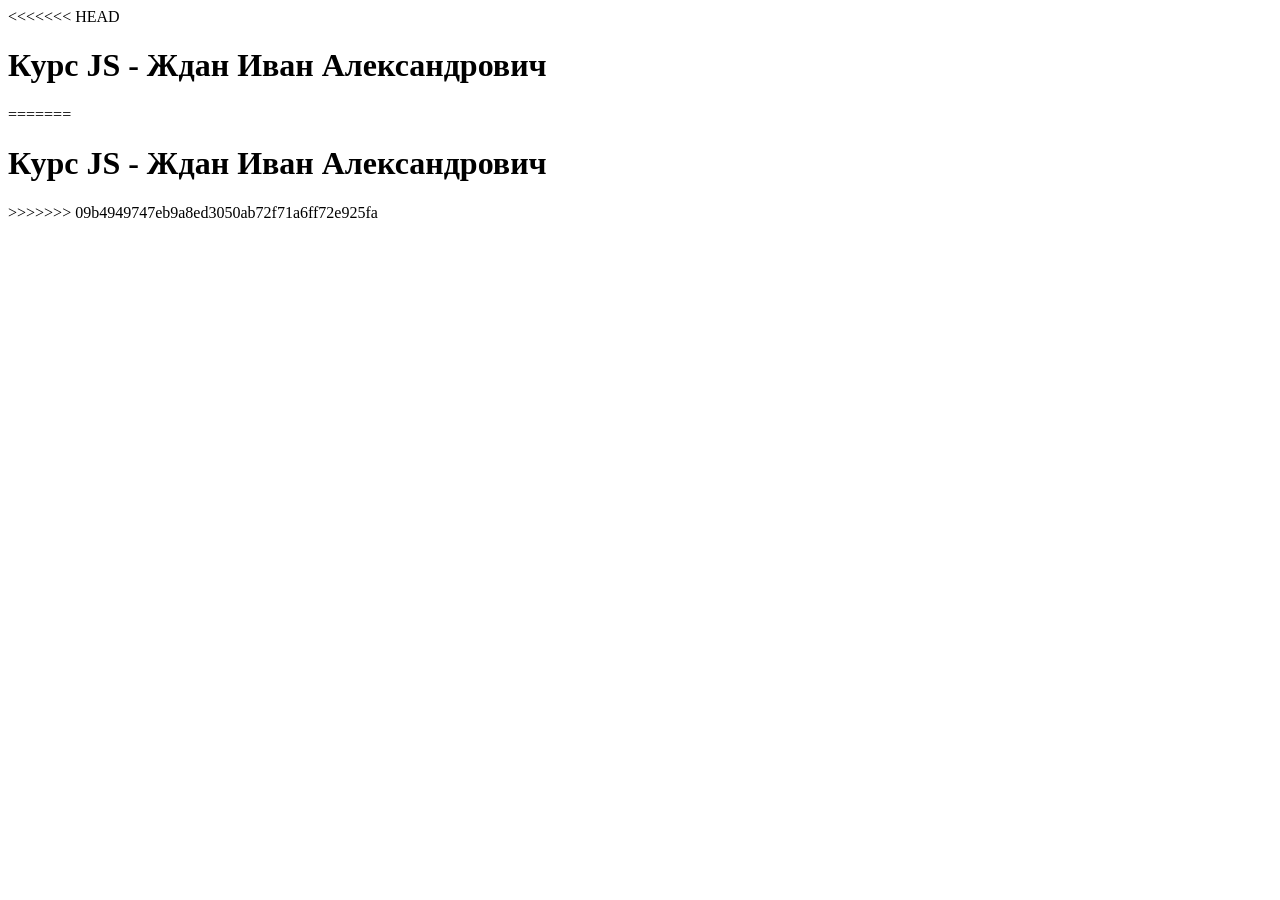
<file: task0/index.html>
<<<<<<< HEAD
<!DOCTYPE html>
<html lang="ru">
<head>
  <meta charset="UTF-8">
  <meta name="viewport" content="width=device-width, initial-scale=1.0">
  <title>Курс JS</title>
</head>
<body>

  <h1>Курс JS - Ждан Иван Александрович</h1>

</body>
</html>
=======
<!DOCTYPE html>
<html lang="ru">
<head>
  <meta charset="UTF-8">
  <meta name="viewport" content="width=device-width, initial-scale=1.0">
  <title>Курс JS</title>
</head>
<body>

  <h1>Курс JS - Ждан Иван Александрович</h1>

</body>
</html>
>>>>>>> 09b4949747eb9a8ed3050ab72f71a6ff72e925fa
</file>
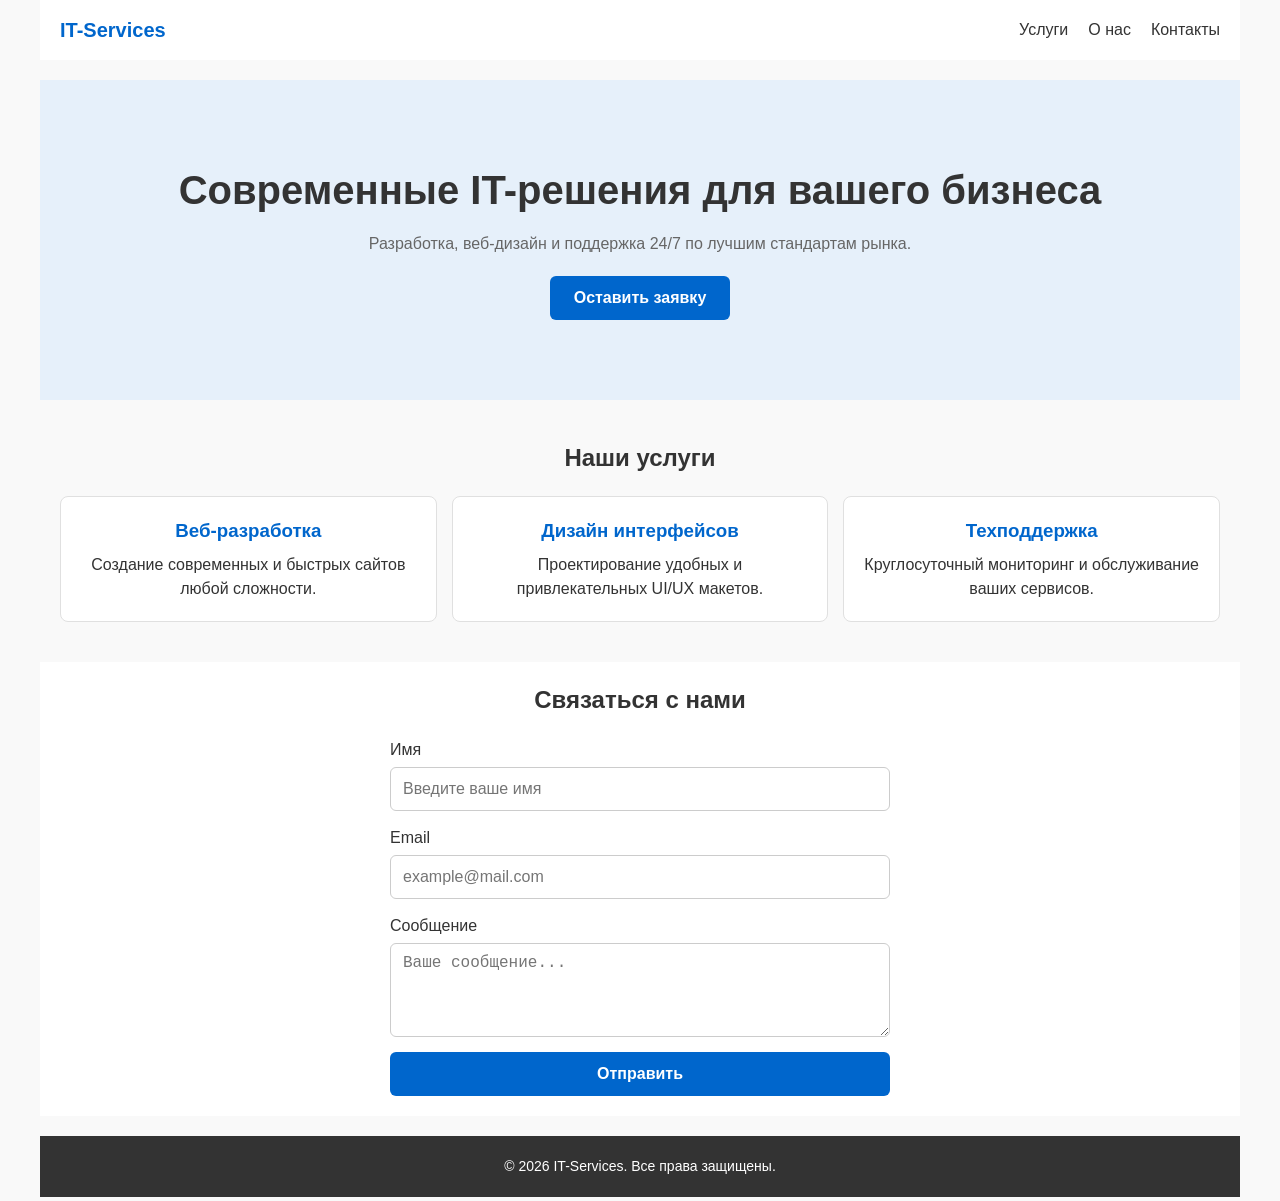
<file: task2/index.html>
<!DOCTYPE html>
<html lang="ru">
<head>
  <meta charset="UTF-8">
  <meta name="viewport" content="width=device-width, initial-scale=1.0">
  <title>Лендинг - Лабораторная работа №2</title>
  <link rel="stylesheet" href="styles.css">
</head>
<body>
  <!-- Главная CSS Grid сетка страницы -->
  <div class="page-grid">
    
    <!-- Шапка (Header) -->
    <header class="header">
      <div class="logo">IT-Services</div>
      
      <!-- Гамбургер-иконка для мобильных -->
      <div class="hamburger">
        <span></span>
        <span></span>
        <span></span>
      </div>
      
      <!-- Навигация (Flexbox) -->
      <nav class="nav">
        <a href="#services">Услуги</a>
        <a href="#about">О нас</a>
        <a href="#contact">Контакты</a>
      </nav>
    </header>

    <!-- Герой-секция (Hero) -->
    <section class="hero">
      <div class="hero-content">
        <h1>Современные IT-решения для вашего бизнеса</h1>
        <p>Разработка, веб-дизайн и поддержка 24/7 по лучшим стандартам рынка.</p>
        <a href="#contact" class="btn">Оставить заявку</a>
      </div>
    </section>

    <!-- Секция услуг (Карточки) -->
    <section id="services" class="services">
      <h2>Наши услуги</h2>
      <div class="cards-container">
        <div class="card">
          <h3>Веб-разработка</h3>
          <p>Создание современных и быстрых сайтов любой сложности.</p>
        </div>
        <div class="card">
          <h3>Дизайн интерфейсов</h3>
          <p>Проектирование удобных и привлекательных UI/UX макетов.</p>
        </div>
        <div class="card">
          <h3>Техподдержка</h3>
          <p>Круглосуточный мониторинг и обслуживание ваших сервисов.</p>
        </div>
      </div>
    </section>

    <!-- Форма обратной связи -->
    <section id="contact" class="contact">
      <h2>Связаться с нами</h2>
      <form class="contact-form" onsubmit="return false;">
        <div class="form-group">
          <label for="name">Имя</label>
          <input type="text" id="name" name="name" placeholder="Введите ваше имя" required>
        </div>
        
        <div class="form-group">
          <label for="email">Email</label>
          <input type="email" id="email" name="email" placeholder="example@mail.com" required>
        </div>
        
        <div class="form-group">
          <label for="message">Сообщение</label>
          <textarea id="message" name="message" rows="4" placeholder="Ваше сообщение..." required></textarea>
        </div>
        
        <button type="submit" class="btn">Отправить</button>
      </form>
    </section>

    <!-- Подвал (Footer) -->
    <footer class="footer">
      <p>&copy; 2026 IT-Services. Все права защищены.</p>
    </footer>

  </div>
</body>
</html>
</file>
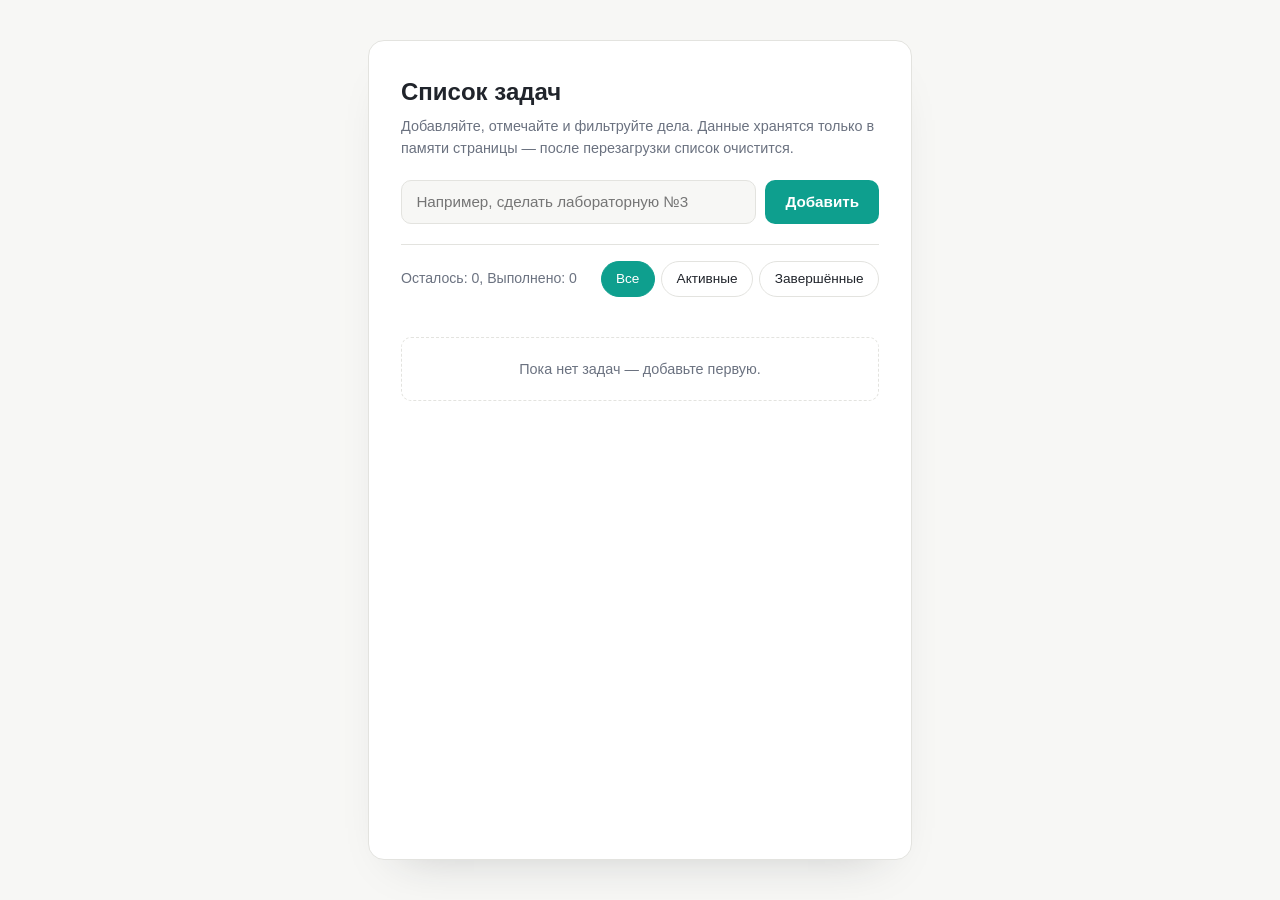
<file: task3/index.html>
<!DOCTYPE html>
<html lang="ru">
<head>
  <meta charset="UTF-8">
  <meta name="viewport" content="width=device-width, initial-scale=1">
  <title>Todo-list — Лабораторная №3</title>
  <link rel="stylesheet" href="styles.css">
</head>
<body>

  <main class="app">
    <header class="app-header">
      <h1>Список задач</h1>
      <p class="app-sub">Добавляйте, отмечайте и фильтруйте дела. Данные хранятся только в памяти страницы — после перезагрузки список очистится.</p>
    </header>

    <form class="add-form" id="add-form" novalidate>
      <label class="visually-hidden" for="task-input">Новая задача</label>
      <input
        type="text"
        id="task-input"
        name="task"
        placeholder="Например, сделать лабораторную №3"
        autocomplete="off"
      >
      <button type="submit" class="btn btn--primary">Добавить</button>
    </form>

    <p class="form-warning" id="form-warning" role="alert" hidden>
      Введите текст задачи, прежде чем добавить её.
    </p>

    <div class="toolbar">
      <p class="counter" id="counter" aria-live="polite">Осталось: 0, Выполнено: 0</p>

      <div class="filters" id="filters" role="group" aria-label="Фильтр задач">
        <button type="button" class="filter-btn is-active" data-filter="all">Все</button>
        <button type="button" class="filter-btn" data-filter="active">Активные</button>
        <button type="button" class="filter-btn" data-filter="completed">Завершённые</button>
      </div>
    </div>

    <!-- Содержимое списка целиком генерируется в script.js -->
    <ul class="task-list" id="task-list"></ul>

    <p class="empty-state" id="empty-state" hidden>Пока нет задач — добавьте первую.</p>
  </main>

  <script src="script.js" defer></script>
</body>
</html>
</file>
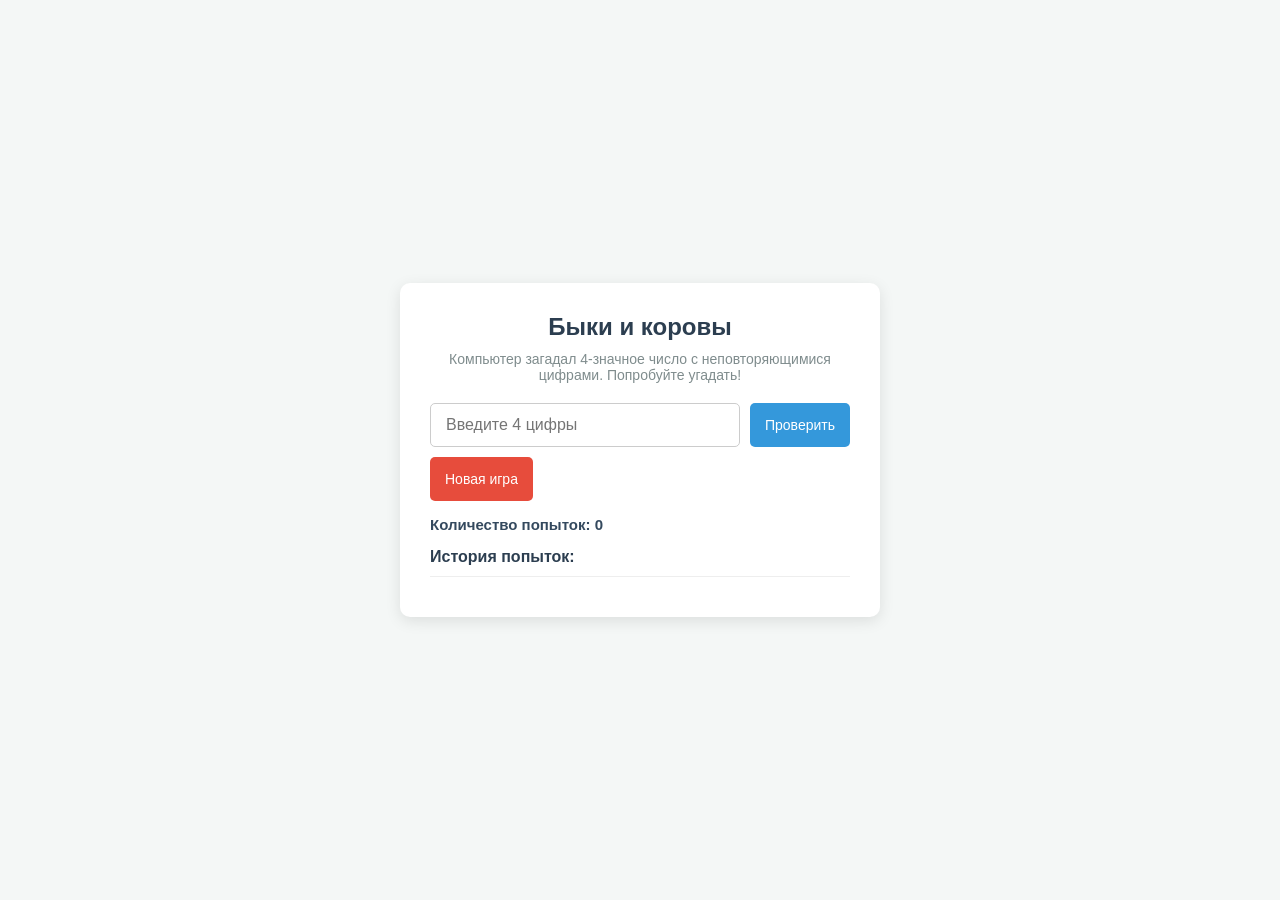
<file: task4/index.html>
<!DOCTYPE html>
<html lang="ru">
<head>
    <meta charset="UTF-8">
    <meta name="viewport" content="width=device-width, initial-scale=1.0">
    <title>Быки и коровы | Лабораторная работа №4</title>
    <link rel="stylesheet" href="styles.css">
    <script src="script.js" defer></script>
</head>
<body>
    <div class="game-container">
        <h1>Быки и коровы</h1>
        <p class="rules">Компьютер загадал 4-значное число с неповторяющимися цифрами. Попробуйте угадать!</p>

        <!-- Форма ввода и управления -->
        <div class="form-group">
            <input type="text" id="user-input" placeholder="Введите 4 цифры" maxlength="6" autocomplete="off">
            <button id="check-btn">Проверить</button>
            <button id="restart-btn">Новая игра</button>
        </div>

        <!-- Сообщения об ошибках и победе -->
        <div id="error-msg" class="error-msg" hidden></div>
        <div id="win-msg" class="win-msg" hidden></div>

        <!-- Счётчик попыток -->
        <div class="counter-box">
            Количество попыток: <span id="attempts-counter">0</span>
        </div>

        <!-- История попыток -->
        <h2>История попыток:</h2>
        <ul id="history-list" class="history-list"></ul>
    </div>
</body>
</html>
</file>
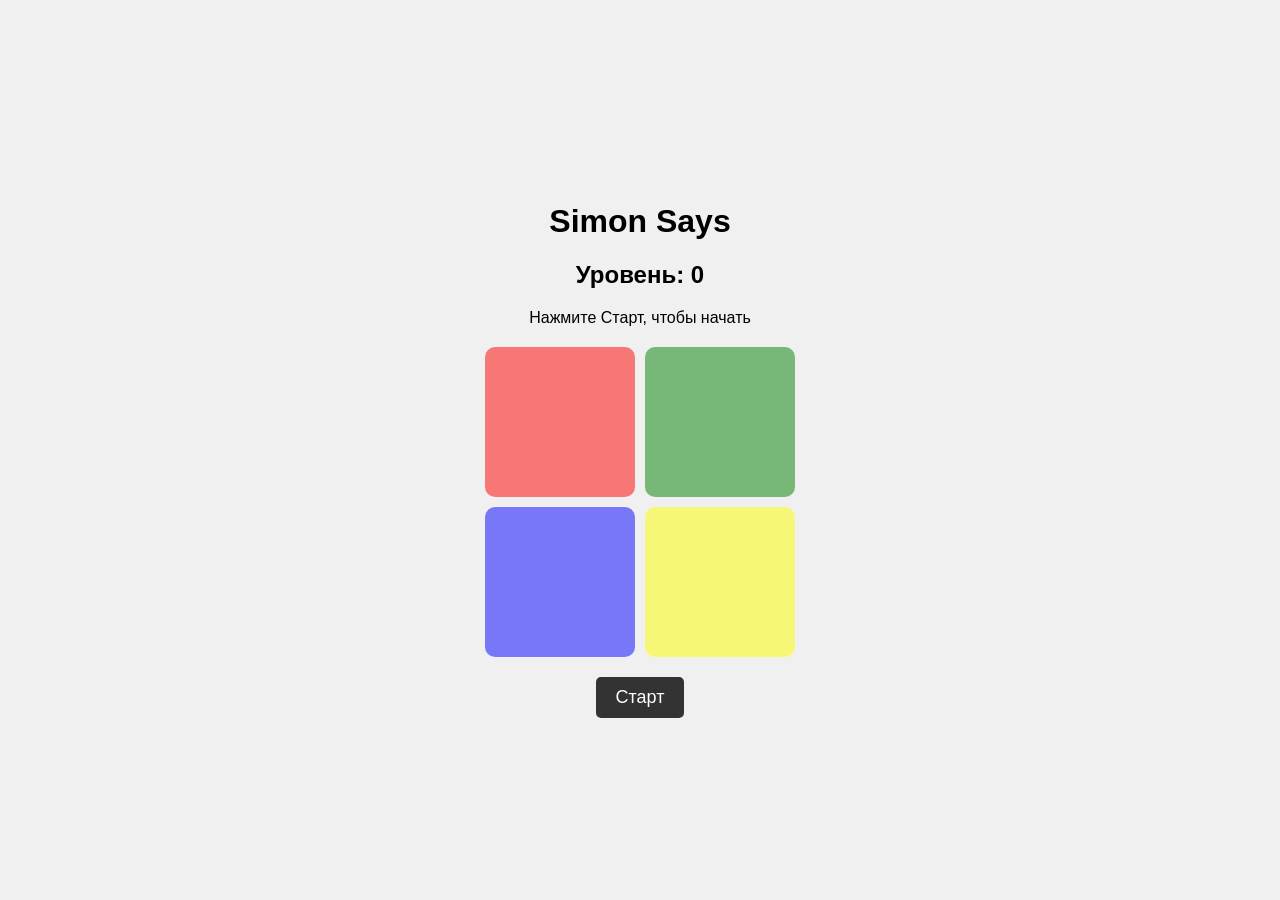
<file: task5/index.html>
<!DOCTYPE html>
<html lang="ru">
<head>
    <meta charset="UTF-8">
    <meta name="viewport" content="width=device-width, initial-scale=1.0">
    <title>Игра Simon</title>
    <link rel="stylesheet" href="styles.css">
</head>
<body>
    <div class="game-container">
        <h1>Simon Says</h1>
        <!-- Отображение текущего уровня/раунда на экране -->
        <h2 id="level">Уровень: 0</h2>
        <p id="message">Нажмите Старт, чтобы начать</p>
        
        <!-- 4 кликабельных сектора/кнопки -->
        <div class="grid">
            <div class="color-btn red" data-id="0"></div>
            <div class="color-btn green" data-id="1"></div>
            <div class="color-btn blue" data-id="2"></div>
            <div class="color-btn yellow" data-id="3"></div>
        </div>

        <!-- Кнопка «Старт» -->
        <button id="start-btn">Старт</button>
    </div>

    <script src="script.js"></script>
</body>
</html>
</file>
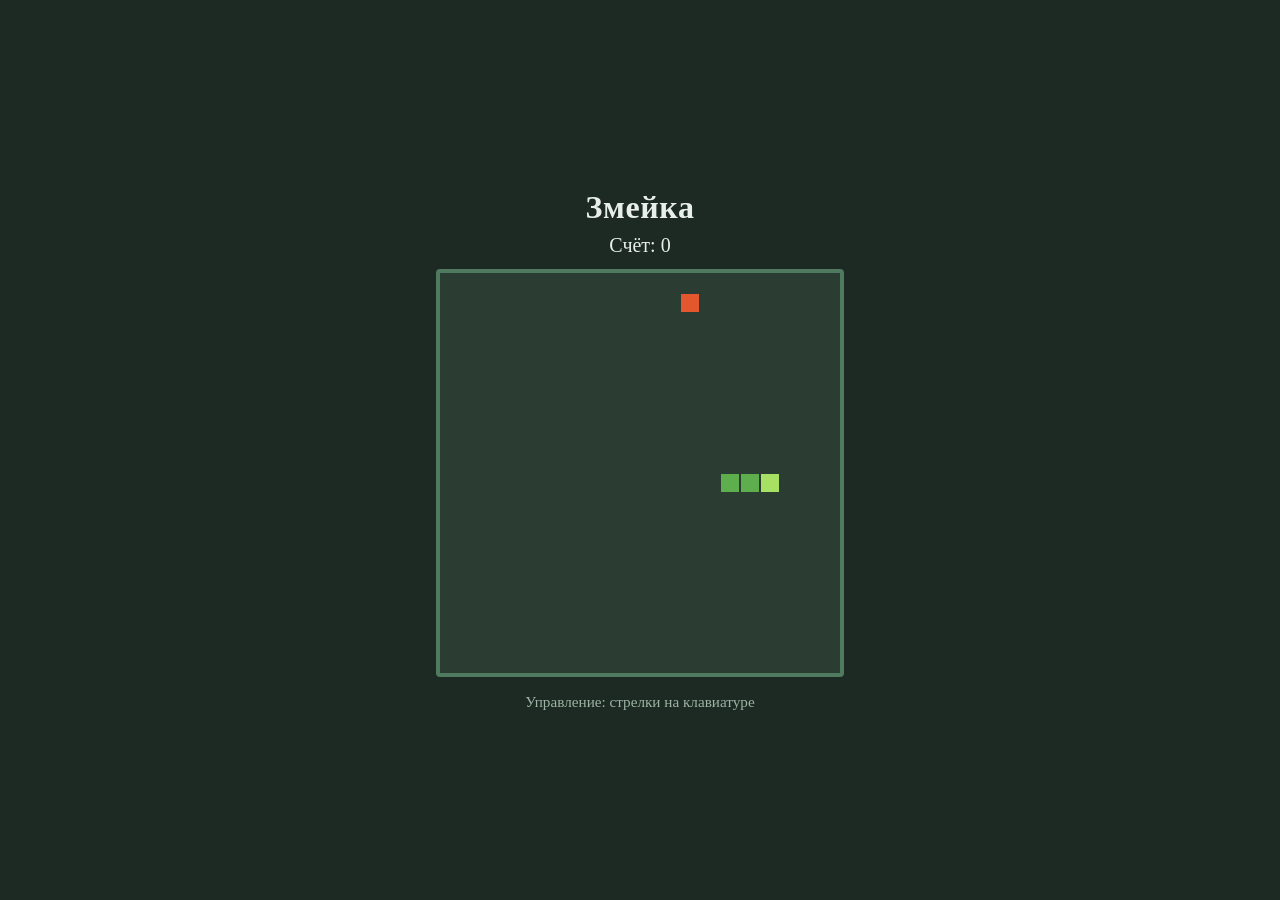
<file: task6/index.html>
<!DOCTYPE html>
<html lang="ru">
<head>
  <meta charset="UTF-8">
  <meta name="viewport" content="width=device-width, initial-scale=1">
  <title>Змейка</title>
  <link rel="stylesheet" href="style.css">
</head>
<body>
  <main class="game">
    <h1>Змейка</h1>
    <p class="score">Счёт: <span id="score">0</span></p>
    <div class="board">
      <canvas id="canvas" width="400" height="400"></canvas>
      <button id="restart" type="button" hidden>Начать заново</button>
    </div>
    <p class="hint">Управление: стрелки на клавиатуре</p>
  </main>
  <script src="script.js"></script>
</body>
</html>
</file>
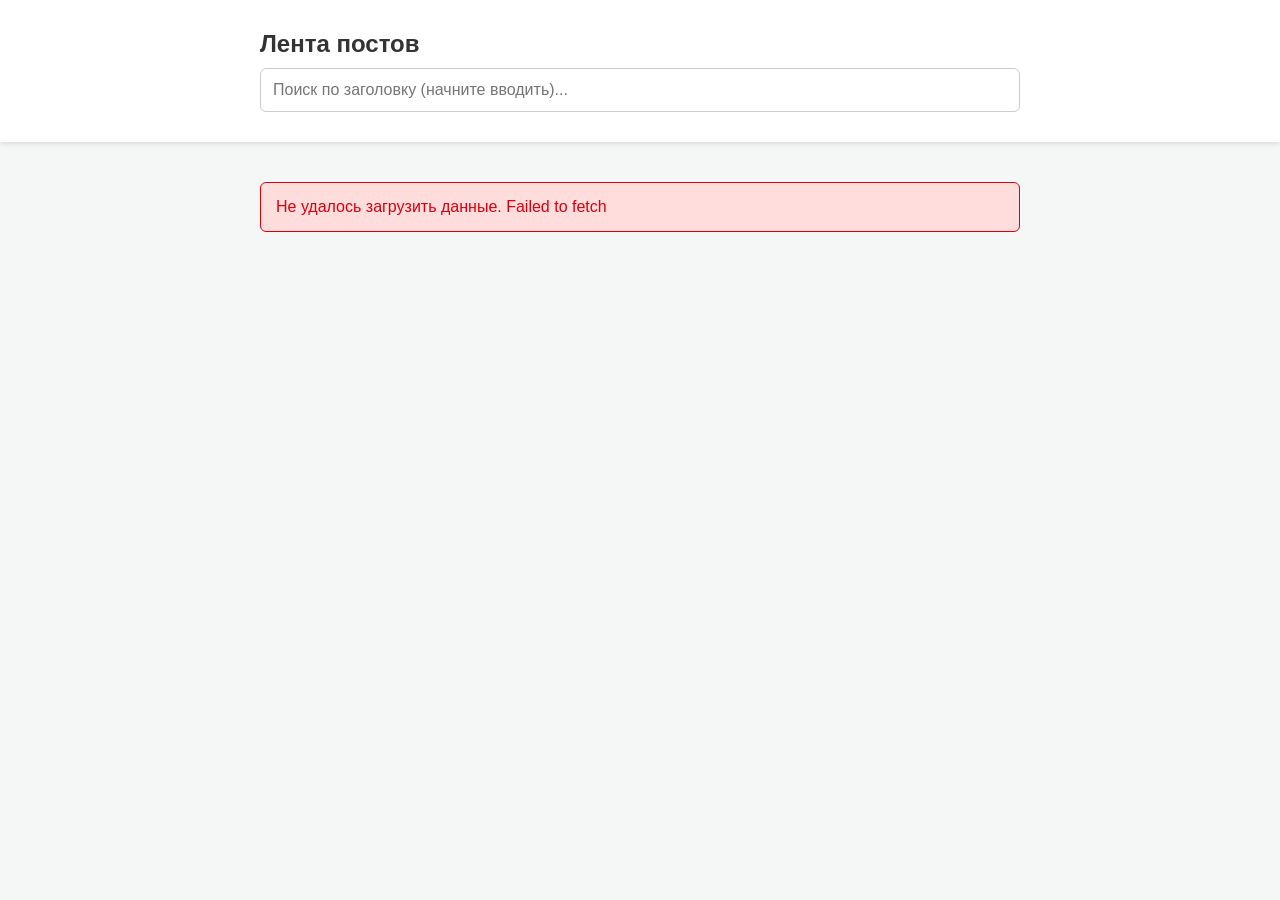
<file: task7/index.html>
<!DOCTYPE html>
<html lang="ru">
<head>
    <meta charset="UTF-8">
    <meta name="viewport" content="width=device-width, initial-scale=1.0">
    <title>Лабораторная №7: Лента постов (MVC)</title>
    <link rel="stylesheet" href="style.css">
</head>
<body>
    <header class="header">
        <div class="container">
            <h1>Лента постов</h1>
            <input type="text" id="search-input" placeholder="Поиск по заголовку (начните вводить)...">
        </div>
    </header>

    <main class="container">
        <!-- Блок для отображения ошибки сети -->
        <div id="error-message" class="error hidden"></div>

        <!-- Контейнер для постов -->
        <div id="post-container" class="posts"></div>

        <!-- Индикатор загрузки -->
        <div id="loader" class="loader hidden">
            <div class="spinner"></div> 
            <span>Загрузка...</span>
        </div>

        <!-- Элемент-триггер для бесконечного скролла -->
        <div id="scroll-observer" class="observer"></div>

        <!-- Сообщение об окончании списка -->
        <div id="end-message" class="end-message hidden">Больше постов нет</div>
    </main>

    <script src="script.js"></script>
</body>
</html>
</file>
<file: task2/styles.css>
* {
  box-sizing: border-box;
  margin: 0;
  padding: 0;
}

body {
  font-family: -apple-system, BlinkMacSystemFont, "Segoe UI", Roboto, Helvetica, Arial, sans-serif;
  line-height: 1.5;
  color: #333;
  background-color: #f9f9f9;
}

.page-grid {
  display: grid;
  grid-template-columns: 1fr;
  grid-template-rows: auto auto auto auto auto;
  gap: 20px;
}

.header {
  display: flex;
  justify-content: space-between;
  align-items: center;
  padding: 15px 20px;
  background-color: #ffffff;
  border-bottom: 1fr solid #eee;
}

.logo {
  font-size: 20px;
  font-weight: bold;
  color: #0066cc;
}

.hamburger {
  display: flex;
  flex-direction: column;
  justify-content: space-between;
  width: 30px;
  height: 21px;
  cursor: pointer;
}

.hamburger span {
  display: block;
  height: 3px;
  width: 100%;
  background-color: #333;
  border-radius: 3px;
}

.nav {
  display: none;
  gap: 20px;
}

.nav a {
  text-decoration: none;
  color: #333;
  font-weight: 500;
  transition: color 0.3s ease;
}

.nav a:hover {
  color: #0066cc;
}

.hero {
  display: flex;
  flex-direction: column;
  justify-content: center;
  align-items: center;
  text-align: center;
  padding: 40px 20px;
  background-color: #e6f0fa;
}

.hero h1 {
  font-size: 24px;
  margin-bottom: 12px;
}

.hero p {
  font-size: 16px;
  color: #666;
  margin-bottom: 20px;
}

.services {
  padding: 20px;
  text-align: center;
}

.services h2 {
  margin-bottom: 20px;
}

.cards-container {
  display: flex;
  flex-direction: column;
  gap: 15px;
}

.card {
  background: #ffffff;
  padding: 20px;
  border-radius: 8px;
  border: 1px solid #e0e0e0;
  transition: transform 0.3s ease, box-shadow 0.3s ease;
}


.card:hover {
  transform: translateY(-5px);
  box-shadow: 0 4px 12px rgba(0, 0, 0, 0.1);
}

.card h3 {
  margin-bottom: 8px;
  color: #0066cc;
}

.contact {
  padding: 20px;
  background: #ffffff;
}

.contact h2 {
  text-align: center;
  margin-bottom: 20px;
}

.contact-form {
  display: flex;
  flex-direction: column;
  gap: 15px;
  max-width: 500px;
  margin: 0 auto;
}

.form-group {
  display: flex;
  flex-direction: column;
  gap: 5px;
  text-align: left;
}

input[type="text"],
input[type="email"],
textarea {
  width: 100%;
  min-height: 44px;
  padding: 10px 12px;
  border: 1px solid #ccc;
  border-radius: 6px;
  font-size: 16px;
  outline: none;
  transition: border-color 0.3s ease;
}

input:hover, textarea:hover {
  border-color: #999;
}

input:focus, textarea:focus {
  border-color: #0066cc;
  box-shadow: 0 0 0 2px rgba(0, 102, 204, 0.2);
}

.btn {
  display: inline-flex;
  justify-content: center;
  align-items: center;
  min-height: 44px;
  padding: 0 24px;
  background-color: #0066cc;
  color: #ffffff;
  border: none;
  border-radius: 6px;
  font-size: 16px;
  font-weight: 600;
  cursor: pointer;
  text-decoration: none;
  transition: background-color 0.3s ease;
}

.btn:hover {
  background-color: #004999;
}

.btn:focus {
  outline: 2px solid #003366;
}

.footer {
  display: flex;
  justify-content: center;
  align-items: center;
  padding: 20px;
  background-color: #333;
  color: #fff;
  font-size: 14px;
}


@media (min-width: 768px) {
  .hamburger {
    display: none;
  }

  .nav {
    display: flex;
  }

  .cards-container {
    flex-direction: row;
    flex-wrap: wrap;
    justify-content: center;
  }

  .card {
    flex: 1 1 calc(50% - 15px);
  }

  .hero h1 {
    font-size: 32px;
  }
}

@media (min-width: 1200px) {
  .page-grid {
    max-width: 1200px;
    margin: 0 auto;
  }

  .cards-container {
    flex-wrap: nowrap;
  }

  .card {
    flex: 1 1 0;
  }

  .hero {
    padding: 80px 20px;
  }

  .hero h1 {
    font-size: 40px;
  }
}
</file>
<file: task3/styles.css>
/* ==========================================================================
   Todo-list — Лабораторная №3
   Утилитарный интерфейс: один шрифт, один акцент, раскладка на Flexbox.
   ========================================================================== */

*,
*::before,
*::after {
  box-sizing: border-box;
}

:root {
  --ink: #20242b;
  --muted: #6b7280;
  --bg: #f7f7f5;
  --surface: #ffffff;
  --border: #e3e3df;
  --teal: #0e9f8e;
  --teal-dark: #0b8275;
  --coral: #e25555;
  --coral-light: #fdeeee;

  --font-body: "Inter", -apple-system, Segoe UI, Roboto, Arial, sans-serif;
}

body {
  margin: 0;
  min-height: 100vh;
  background: var(--bg);
  color: var(--ink);
  font-family: var(--font-body);
  line-height: 1.55;
  display: flex;
  justify-content: center;
  padding: 2.5rem 1.25rem;
}

.visually-hidden {
  position: absolute;
  width: 1px;
  height: 1px;
  overflow: hidden;
  clip: rect(0 0 0 0);
  white-space: nowrap;
}

.app {
  width: 100%;
  max-width: 34rem;
  background: var(--surface);
  border: 1px solid var(--border);
  border-radius: 16px;
  padding: 2rem;
  display: flex;
  flex-direction: column;
  gap: 1.25rem;
  box-shadow: 0 24px 48px -32px rgba(32, 36, 43, 0.25);
}

.app-header h1 {
  margin: 0 0 0.3rem;
  font-size: 1.5rem;
}

.app-sub {
  margin: 0;
  color: var(--muted);
  font-size: 0.9rem;
}

/* ---------- Форма добавления ---------- */

.add-form {
  display: flex;
  flex-direction: row;
  flex-wrap: wrap;
  gap: 0.6rem;
}

.add-form input[type="text"] {
  flex: 1 1 14rem;
  min-height: 44px;
  padding: 0.6rem 0.9rem;
  border: 1px solid var(--border);
  border-radius: 10px;
  font-family: inherit;
  font-size: 0.95rem;
  color: var(--ink);
  background: var(--bg);
  transition: border-color 0.15s ease, box-shadow 0.15s ease;
}

.add-form input[type="text"]:focus-visible {
  outline: none;
  border-color: var(--teal);
  box-shadow: 0 0 0 3px rgba(14, 159, 142, 0.15);
}

.btn {
  display: inline-flex;
  align-items: center;
  justify-content: center;
  min-height: 44px;
  padding: 0.6rem 1.25rem;
  border: none;
  border-radius: 10px;
  font-family: inherit;
  font-weight: 600;
  font-size: 0.95rem;
  cursor: pointer;
  transition: background-color 0.15s ease, transform 0.1s ease;
}

.btn--primary {
  background: var(--teal);
  color: #ffffff;
}

.btn--primary:hover,
.btn--primary:focus-visible {
  background: var(--teal-dark);
}

.btn--primary:active {
  transform: scale(0.98);
}

.form-warning {
  margin: -0.5rem 0 0;
  padding: 0.6rem 0.9rem;
  background: var(--coral-light);
  color: #9c2b2b;
  border-radius: 8px;
  font-size: 0.88rem;
}

/* ---------- Панель: счётчик + фильтры ---------- */

.toolbar {
  display: flex;
  flex-direction: row;
  flex-wrap: wrap;
  align-items: center;
  justify-content: space-between;
  gap: 0.75rem;
  padding-top: 0.25rem;
  border-top: 1px solid var(--border);
  padding-top: 1rem;
}

.counter {
  margin: 0;
  color: var(--muted);
  font-size: 0.88rem;
}

.filters {
  display: flex;
  flex-direction: row;
  flex-wrap: wrap;
  gap: 0.4rem;
}

.filter-btn {
  min-height: 36px;
  padding: 0.35rem 0.9rem;
  border: 1px solid var(--border);
  border-radius: 999px;
  background: var(--surface);
  color: var(--ink);
  font-family: inherit;
  font-size: 0.85rem;
  cursor: pointer;
  transition: background-color 0.15s ease, border-color 0.15s ease, color 0.15s ease;
}

.filter-btn:hover {
  border-color: var(--teal);
}

.filter-btn.is-active {
  background: var(--teal);
  border-color: var(--teal);
  color: #ffffff;
}

/* ---------- Список задач ---------- */

.task-list {
  list-style: none;
  margin: 0;
  padding: 0;
  display: flex;
  flex-direction: column;
  gap: 0.6rem;
}

.task {
  display: flex;
  flex-direction: row;
  align-items: center;
  gap: 0.75rem;
  padding: 0.7rem 0.9rem;
  border: 1px solid var(--border);
  border-radius: 10px;
  background: var(--bg);
}

.task-checkbox {
  flex-shrink: 0;
  width: 20px;
  height: 20px;
  accent-color: var(--teal);
  cursor: pointer;
}

.task-text {
  flex: 1 1 auto;
  word-break: break-word;
}

.task.completed .task-text {
  text-decoration: line-through;
  opacity: 0.6;
}

.task-delete {
  flex-shrink: 0;
  min-height: 36px;
  padding: 0.35rem 0.8rem;
  border: 1px solid var(--border);
  border-radius: 8px;
  background: var(--surface);
  color: var(--coral);
  font-family: inherit;
  font-size: 0.85rem;
  cursor: pointer;
  transition: background-color 0.15s ease, border-color 0.15s ease;
}

.task-delete:hover,
.task-delete:focus-visible {
  background: var(--coral-light);
  border-color: var(--coral);
}

.empty-state {
  margin: 0;
  padding: 1.25rem;
  text-align: center;
  color: var(--muted);
  font-size: 0.9rem;
  border: 1px dashed var(--border);
  border-radius: 10px;
}

@media (max-width: 23rem) {
  .app {
    padding: 1.5rem;
  }
}
</file>
<file: task4/styles.css>
* {
    box-sizing: border-box;
    margin: 0;
    padding: 0;
    font-family: Arial, sans-serif;
}

body {
    background-color: #f4f7f6;
    color: #333;
    display: flex;
    justify-content: center;
    align-items: center;
    min-height: 100vh;
    padding: 20px;
}

.game-container {
    background: #ffffff;
    padding: 30px;
    border-radius: 10px;
    box-shadow: 0 4px 15px rgba(0, 0, 0, 0.1);
    width: 100%;
    max-width: 480px;
}

h1 {
    margin-bottom: 10px;
    font-size: 24px;
    text-align: center;
    color: #2c3e50;
}

.rules {
    font-size: 14px;
    color: #7f8c8d;
    text-align: center;
    margin-bottom: 20px;
}

.form-group {
    display: flex;
    gap: 10px;
    margin-bottom: 15px;
    flex-wrap: wrap;
}

input[type="text"] {
    flex: 1;
    padding: 10px 15px;
    font-size: 16px;
    border: 1px solid #ccc;
    border-radius: 5px;
    outline: none;
    min-height: 44px;
}

input[type="text"]:focus {
    border-color: #3498db;
}

button {
    padding: 10px 15px;
    font-size: 14px;
    background-color: #3498db;
    color: white;
    border: none;
    border-radius: 5px;
    cursor: pointer;
    min-height: 44px;
    transition: background 0.2s;
}

button:hover {
    background-color: #2980b9;
}

#restart-btn {
    background-color: #e74c3c;
}

#restart-btn:hover {
    background-color: #c0392b;
}

.error-msg {
    color: #e74c3c;
    font-size: 14px;
    margin-bottom: 10px;
    text-align: center;
}

.win-msg {
    color: #27ae60;
    font-size: 16px;
    font-weight: bold;
    margin-bottom: 10px;
    text-align: center;
}

.counter-box {
    font-size: 15px;
    margin-bottom: 15px;
    font-weight: bold;
    color: #34495e;
}

h2 {
    font-size: 16px;
    margin-bottom: 10px;
    color: #2c3e50;
}

.history-list {
    list-style: none;
    max-height: 220px;
    overflow-y: auto;
    border-top: 1px solid #eee;
    padding-top: 10px;
}

.history-item {
    padding: 8px 10px;
    border-bottom: 1px solid #f4f4f4;
    display: flex;
    justify-content: space-between;
    font-size: 14px;
}
</file>
<file: task5/styles.css>
/* Оформление на Flexbox/Grid (сетка 2х2) */
body {
    display: flex;
    justify-content: center;
    align-items: center;
    height: 100vh;
    font-family: Arial, sans-serif;
    background-color: #f0f0f0;
    margin: 0;
}

.game-container {
    text-align: center;
}

.grid {
    display: grid;
    grid-template-columns: 150px 150px;
    grid-template-rows: 150px 150px;
    gap: 10px;
    margin: 20px auto;
    width: fit-content;
}

.color-btn {
    border-radius: 10px;
    cursor: pointer;
    opacity: 0.5; /* Исходная прозрачность */
    transition: opacity 0.2s, transform 0.1s;
}

/* 4 цвета для кнопок */
.red { background-color: red; }
.green { background-color: green; }
.blue { background-color: blue; }
.yellow { background-color: yellow; }

/* Класс .active для подсвечивания кнопки */
.color-btn.active, .color-btn:active {
    opacity: 1; 
    transform: scale(0.95);
}

button {
    padding: 10px 20px;
    font-size: 18px;
    cursor: pointer;
    background-color: #333;
    color: white;
    border: none;
    border-radius: 5px;
}

button:hover {
    background-color: #555;
}
</file>
<file: task6/style.css>
* { box-sizing: border-box; }

body {
  margin: 0;
  min-height: 100vh;
  display: grid;
  place-items: center;
  background: #1d2a24;
  color: #e8efe9;
  font-family: Georgia, "Times New Roman", serif;
}

.game { text-align: center; }

h1 { margin: 0 0 8px; font-size: 2rem; letter-spacing: 0.02em; }

.score { margin: 0 0 12px; font-size: 1.25rem; }

.board { position: relative; display: inline-block; }

canvas {
  display: block;
  max-width: 100%;
  background: #2b3d33;
  border: 4px solid #4f7a5f;
  border-radius: 4px;
}

#restart {
  position: absolute;
  left: 50%;
  top: 62%;
  transform: translateX(-50%);
  padding: 10px 22px;
  font: inherit;
  font-size: 1.05rem;
  color: #1d2a24;
  background: #e7c45a;
  border: 0;
  border-radius: 4px;
  cursor: pointer;
}

#restart:hover { background: #f0d37a; }
#restart:focus-visible { outline: 3px solid #fff; outline-offset: 2px; }

.hint { margin: 12px 0 0; color: #9db3a3; font-size: 0.95rem; }
</file>
<file: task7/style.css>
* {
    box-sizing: border-box;
    margin: 0;
    padding: 0;
}

body {
    font-family: Arial, sans-serif;
    background-color: #f4f7f6;
    color: #333;
}

.container {
    max-width: 800px;
    margin: 0 auto;
    padding: 20px;
}

.header {
    background-color: #fff;
    padding: 10px 0;
    position: sticky;
    top: 0;
    box-shadow: 0 2px 5px rgba(0,0,0,0.1);
    z-index: 100;
}

.header h1 {
    margin-bottom: 10px;
    font-size: 24px;
}

#search-input {
    width: 100%;
    padding: 12px;
    border: 1px solid #ccc;
    border-radius: 6px;
    font-size: 16px;
}

.posts {
    display: flex;
    flex-direction: column;
    gap: 15px;
    margin-top: 20px;
}

.post-card {
    background: #fff;
    padding: 20px;
    border-radius: 8px;
    box-shadow: 0 2px 4px rgba(0,0,0,0.05);
    border: 1px solid #eee;
}

.post-card h3 {
    margin-bottom: 10px;
    color: #2c3e50;
    text-transform: capitalize;
}

.post-card p {
    color: #555;
    line-height: 1.5;
    margin-bottom: 10px;
}

.post-card small {
    color: #999;
    font-weight: bold;
}

/* Состояния UI */
.hidden {
    display: none !important;
}

.error {
    background-color: #ffdddd;
    color: #d8000c;
    padding: 15px;
    border-radius: 6px;
    margin-top: 20px;
    border: 1px solid #d8000c;
}

.end-message {
    text-align: center;
    padding: 20px;
    color: #888;
    font-size: 18px;
    margin-top: 10px;
}

.observer {
    height: 20px; /* Небольшой блок для отслеживания скролла */
}

/* Спиннер загрузки */
.loader {
    display: flex;
    align-items: center;
    justify-content: center;
    gap: 10px;
    padding: 20px;
    font-size: 18px;
    color: #666;
}

.spinner {
    width: 24px;
    height: 24px;
    border: 3px solid #ccc;
    border-top: 3px solid #3498db;
    border-radius: 50%;
    animation: spin 1s linear infinite;
}

@keyframes spin {
    0% { transform: rotate(0deg); }
    100% { transform: rotate(360deg); }
}
</file>
